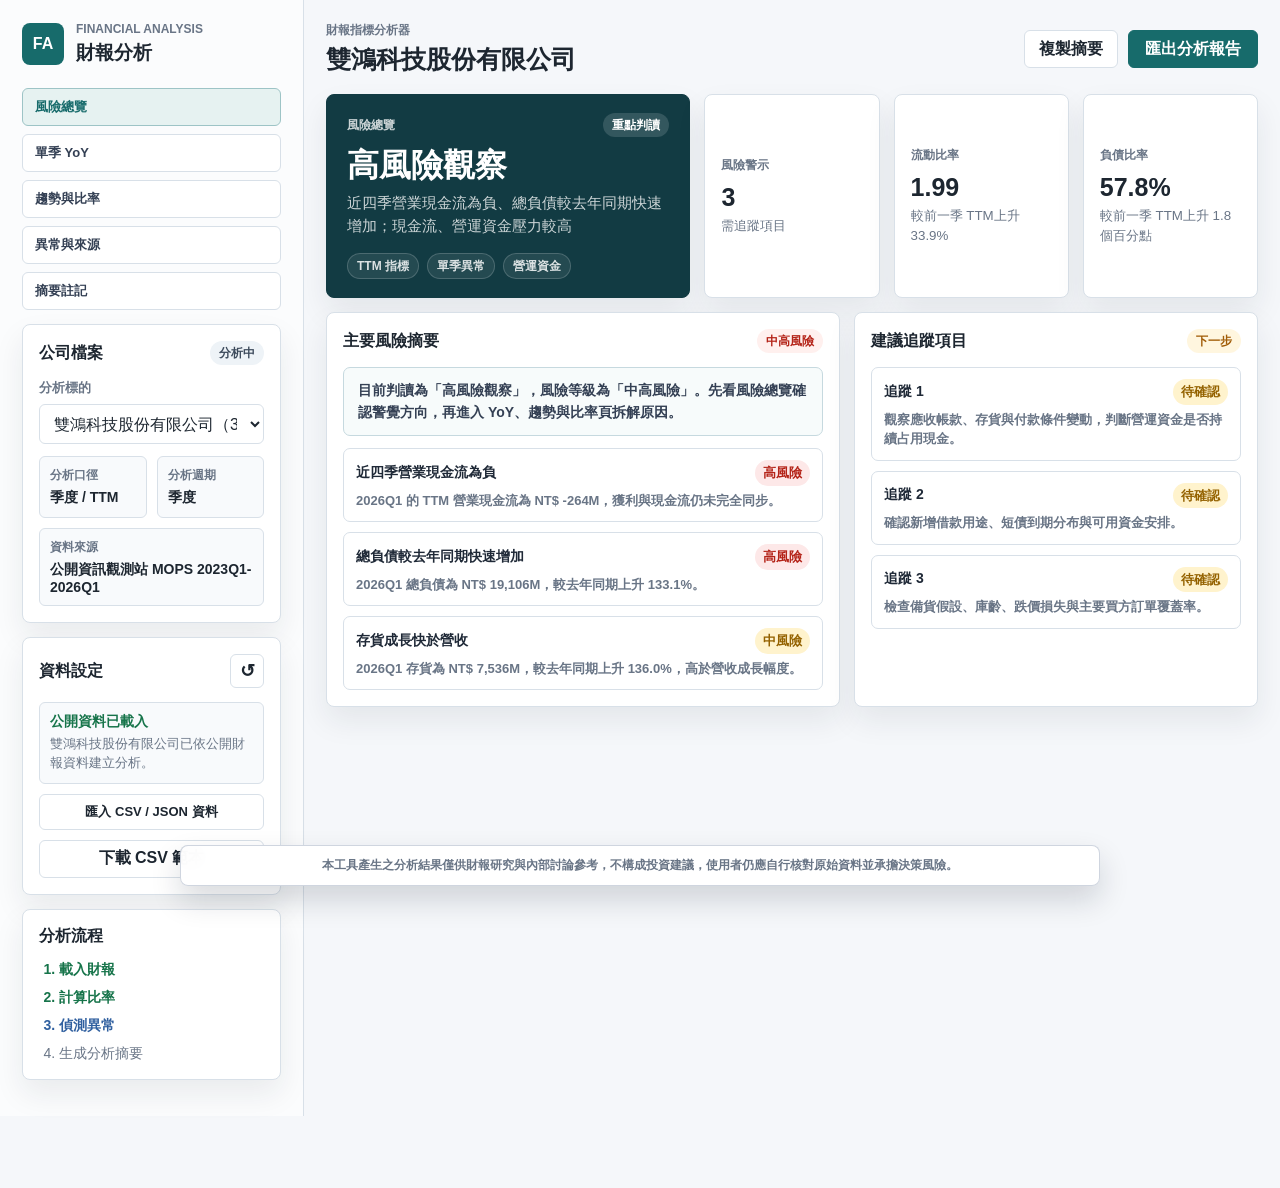
<file: index.html>
<!doctype html>
<html lang="zh-Hant">
  <head>
    <meta charset="utf-8" />
    <meta name="viewport" content="width=device-width, initial-scale=1" />
    <title>財報分析助手</title>
    <link rel="stylesheet" href="./style.css" />
    <link rel="stylesheet" href="./ratio-tooltips.css" />
    <link rel="stylesheet" href="./disclaimer.css" />
    <link rel="stylesheet" href="./yoy-dashboard.css?v=20260615-risk-overview" />
    <style>
      .view-section[hidden] {
        display: none !important;
      }
    </style>
  </head>
  <body>
    <main class="app-shell">
      <aside class="sidebar" aria-label="財報分析控制台">
        <div class="brand">
          <div class="brand-mark" aria-hidden="true">FA</div>
          <div>
            <p class="eyebrow">Financial Analysis</p>
            <h1>財報分析</h1>
          </div>
        </div>

        <nav class="view-menu" aria-label="功能表">
          <button class="selected" type="button" data-view="overview">風險總覽</button>
          <button type="button" data-view="yoy">單季 YoY</button>
          <button type="button" data-view="ratios">趨勢與比率</button>
          <button type="button" data-view="alerts">異常與來源</button>
          <button type="button" data-view="summary">摘要註記</button>
        </nav>

        <section class="panel compact profile-panel">
          <div class="panel-title">
            <span>公司檔案</span>
            <span class="status-pill">分析中</span>
          </div>
          <label class="field-label" for="companySelect">分析標的</label>
          <select id="companySelect">
            <option value="auras" selected>雙鴻科技股份有限公司（3324）</option>
            <option value="sample">宏遠精密製造股份有限公司</option>
            <option value="stable">勤實電子材料股份有限公司</option>
            <option value="stress">景泰營造工程股份有限公司</option>
          </select>
          <div class="meta-grid">
            <div>
              <span>分析口徑</span>
              <strong id="creditLimit">季度 / TTM</strong>
            </div>
            <div>
              <span>分析週期</span>
              <strong>季度</strong>
            </div>
            <div class="meta-wide">
              <span>資料來源</span>
              <strong id="dataSource">公開資訊觀測站資料快照</strong>
            </div>
          </div>
        </section>

        <section class="panel compact data-panel">
          <div class="panel-title">
            <span>資料設定</span>
            <button class="icon-button" id="resetData" title="還原樣本資料" aria-label="還原樣本資料">↺</button>
          </div>
          <div class="parser-status" id="parserStatus">
            <strong>公開資料已載入</strong>
            <span id="parserDetail">雙鴻科技已依公開財報資料建立分析。</span>
          </div>
          <label class="secondary-upload" for="structuredUpload">匯入 CSV / JSON 資料</label>
          <input id="structuredUpload" type="file" accept=".csv,.json" />
          <button class="secondary-button" id="downloadTemplate">下載 CSV 範本</button>
        </section>

        <section class="panel compact flow-panel">
          <div class="panel-title">
            <span>分析流程</span>
          </div>
          <ol class="steps">
            <li class="done">載入財報</li>
            <li class="done">計算比率</li>
            <li class="active">偵測異常</li>
            <li>生成分析摘要</li>
          </ol>
        </section>

      </aside>

      <section class="workspace">
        <header class="topbar">
          <div>
            <p class="eyebrow">財報指標分析器</p>
            <h2 id="companyName">雙鴻科技股份有限公司</h2>
          </div>
          <div class="top-actions">
            <button class="secondary-button" id="copySummary">複製摘要</button>
            <button class="primary-button" id="exportReport">匯出分析報告</button>
          </div>
        </header>

        <section class="kpi-strip view-section" data-view-section="overview" aria-label="財報分析指標">
          <article class="kpi conclusion-kpi">
            <div class="kpi-heading">
              <span>風險總覽</span>
              <span class="status-pill conclusion-pill">重點判讀</span>
            </div>
            <strong id="recommendation">審慎觀察</strong>
            <small id="recommendationReason">短債與現金流壓力升高</small>
            <div class="conclusion-meta" aria-label="初步分析口徑">
              <span>TTM 指標</span>
              <span>單季異常</span>
              <span>營運資金</span>
            </div>
          </article>
          <article class="kpi metric-kpi">
            <span>風險警示</span>
            <strong id="alertCount">5</strong>
            <small>需追蹤項目</small>
          </article>
          <article class="kpi metric-kpi">
            <span>流動比率</span>
            <strong id="currentRatio">0.96</strong>
            <small id="currentRatioDelta">較去年下降 30.4%</small>
          </article>
          <article class="kpi metric-kpi">
            <span>負債比率</span>
            <strong id="debtRatio">71.0%</strong>
            <small id="debtRatioDelta">較去年上升 13.9%</small>
          </article>
        </section>

        <section class="overview-grid view-section" data-view-section="overview" aria-label="風險總覽補充">
          <article class="panel overview-card">
            <div class="panel-title">
              <span>主要風險摘要</span>
              <span class="status-pill" id="overviewRiskBand">等待分析</span>
            </div>
            <p class="overview-lead" id="overviewRiskLead">等待分析結果。</p>
            <ul class="overview-list" id="overviewRiskList"></ul>
          </article>

          <article class="panel overview-card">
            <div class="panel-title">
              <span>建議追蹤項目</span>
              <span class="status-pill warning">下一步</span>
            </div>
            <ul class="overview-list action-list" id="overviewActionList"></ul>
          </article>
        </section>

        <section class="yoy-dashboard view-section" data-view-section="yoy" hidden>
          <div class="dashboard-heading">
            <div>
              <p class="eyebrow">Single Quarter YoY</p>
              <h3>單季 YoY Dashboard</h3>
            </div>
            <span class="status-pill" id="yoySeasonality">同季比較</span>
          </div>

          <div class="yoy-kpi-strip" aria-label="單季 YoY 重點指標">
            <article class="kpi yoy-kpi">
              <span>最新比較</span>
              <strong id="yoyLatestPeriod">--</strong>
              <small id="yoyCompareBase">等待資料</small>
            </article>
            <article class="kpi yoy-kpi">
              <span>營收 YoY</span>
              <strong id="yoyRevenue">--</strong>
              <small id="yoyRevenueNote">同季營收變化</small>
            </article>
            <article class="kpi yoy-kpi">
              <span>營業利益 YoY</span>
              <strong id="yoyOperatingIncome">--</strong>
              <small id="yoyOperatingNote">本業成長品質</small>
            </article>
            <article class="kpi yoy-kpi">
              <span>營業現金流 YoY</span>
              <strong id="yoyCashFlow">--</strong>
              <small id="yoyCashFlowNote">現金轉換</small>
            </article>
            <article class="kpi yoy-kpi">
              <span>營運資金占用</span>
              <strong id="yoyWorkingCapital">--</strong>
              <small id="yoyWorkingCapitalNote">應收 + 存貨 / 營收</small>
            </article>
          </div>

          <article class="panel yoy-panel">
            <div class="panel-title">
              <span>單季 YoY 判讀</span>
              <span class="status-pill" id="yoySignal">等待資料</span>
            </div>
            <div class="yoy-brief" id="yoyBrief">尚無可比較的單季資料。</div>
            <div class="yoy-bars" id="yoyChart" aria-label="單季營收 YoY 趨勢"></div>
            <div class="ratio-table-wrap">
              <table class="ratio-table yoy-table">
                <thead>
                  <tr>
                    <th>期間</th>
                    <th>營收 YoY</th>
                    <th>營業利益 YoY</th>
                    <th>淨利 YoY</th>
                    <th>營業現金流 YoY</th>
                    <th>營運資金占用</th>
                    <th>判讀</th>
                  </tr>
                </thead>
                <tbody id="yoyTable"></tbody>
              </table>
            </div>
          </article>
        </section>

        <section class="analysis-grid">
          <article class="panel alert-panel view-section" data-view-section="alerts" hidden>
            <div class="panel-title">
              <span>異常偵測</span>
              <span class="status-pill danger" id="riskLevel">高關注</span>
            </div>
            <div class="alert-summary" id="alertSummary">已觸發 0 項 / 監控 0 項規則</div>
            <ul class="alert-list" id="alertList"></ul>
            <details class="alert-rules">
              <summary>查看監控規則</summary>
              <ul id="alertRuleList"></ul>
            </details>
          </article>

          <article class="panel wide trend-panel view-section" data-view-section="ratios" hidden>
            <div class="panel-title">
              <span>財務趨勢</span>
              <div class="segmented chart-toggle" role="tablist" aria-label="趨勢指標">
                <button class="selected" data-chart="revenue">營收</button>
                <button data-chart="profit">獲利</button>
                <button data-chart="liquidity">流動性</button>
              </div>
              <span class="status-pill" id="chartBasis">TTM 趨勢</span>
            </div>
            <div class="bar-chart" id="barChart" aria-label="財務趨勢圖"></div>
          </article>

          <article class="panel wide ratios-panel view-section" data-view-section="ratios" hidden>
            <div class="panel-title">
              <span>財務比率矩陣</span>
              <div class="panel-tools">
                <div class="segmented basis-toggle" role="tablist" aria-label="資料口徑">
                  <button data-basis="annual">年度</button>
                  <button data-basis="ytd">季累計</button>
                  <button data-basis="quarter">單季</button>
                  <button class="selected" data-basis="ttm">TTM</button>
                </div>
                <span class="status-pill" id="ratioBasis">TTM 計算層</span>
              </div>
            </div>
            <div class="ratio-table-wrap">
              <table class="ratio-table">
                <thead>
                  <tr>
                    <th>指標</th>
                    <th id="ratioLatestHeader">最新期間</th>
                    <th id="ratioPreviousHeader">比較期間</th>
                    <th>變動</th>
                    <th>判讀</th>
                  </tr>
                </thead>
                <tbody id="ratioTable"></tbody>
              </table>
            </div>
          </article>

          <article class="panel wide quarters-panel view-section" data-view-section="alerts" hidden>
            <div class="panel-title">
              <span>季度預警</span>
              <span class="status-pill" id="quarterBasis">單季 / TTM</span>
            </div>
            <div class="ratio-table-wrap">
              <table class="ratio-table quarter-table">
                <thead>
                  <tr>
                    <th>期間</th>
                    <th>單季營收</th>
                    <th>營業現金流</th>
                    <th>流動比率</th>
                    <th>判讀</th>
                  </tr>
                </thead>
                <tbody id="quarterTable"></tbody>
              </table>
            </div>
          </article>

          <article class="panel evidence-panel view-section" data-view-section="alerts" hidden>
            <div class="panel-title">
              <span>來源追溯</span>
              <span class="status-pill">防幻覺設計</span>
            </div>
            <div class="evidence-list" id="evidenceList"></div>
          </article>

        </section>

        <section class="report-band view-section" data-view-section="summary" hidden>
          <article class="panel report-panel">
            <div class="panel-title">
              <span>AI 財報分析摘要</span>
              <div class="confidence">
                <span>信心分數</span>
                <strong id="confidenceScore">82%</strong>
              </div>
            </div>
            <div class="report-body" id="reviewSummary"></div>
          </article>

          <article class="panel reviewer-panel">
            <div class="panel-title">
              <span>人工註記</span>
              <span class="status-pill warning">需人工判讀</span>
            </div>
            <label class="check-row">
              <input type="checkbox" />
              <span>已核對公開財報來源與金額</span>
            </label>
            <label class="check-row">
              <input type="checkbox" />
              <span>已檢查關係人交易與重大附註</span>
            </label>
            <label class="check-row">
              <input type="checkbox" />
              <span>已檢視公司最新營運說明</span>
            </label>
            <textarea id="reviewerNote" placeholder="輸入人工判讀、補充說明或需追蹤事項"></textarea>
          </article>
        </section>

        <footer class="site-disclaimer" aria-label="免責聲明">
          本工具產生之分析結果僅供財報研究與內部討論參考，不構成投資建議，使用者仍應自行核對原始資料並承擔決策風險。
        </footer>
      </section>
    </main>

    <div class="toast" id="toast" role="status" aria-live="polite"></div>
    <script src="./analysis-engine.js"></script>
    <script src="./analysis-overrides.js"></script>
    <script src="./data/mops/3324_auras/auras_mops_data.js"></script>
    <script src="./app.js"></script>
    <script src="./yoy-dashboard.js?v=20260615-risk-overview"></script>
    <script src="./ratio-tooltips.js"></script>
    <script src="./export-disclaimer.js"></script>
  </body>
</html>
</file>
<file: style.css>
:root {
  color-scheme: light;
  --bg: #f5f7fa;
  --surface: #ffffff;
  --surface-2: #eef3f7;
  --text: #1d2630;
  --muted: #697586;
  --line: #d8e0e8;
  --accent: #176b6b;
  --accent-2: #2f5f9f;
  --danger: #b42318;
  --danger-soft: #fff0ee;
  --warning: #a15c07;
  --warning-soft: #fff6df;
  --ok: #16744a;
  --ok-soft: #e8f7ef;
  --shadow: 0 14px 30px rgba(27, 39, 51, 0.08);
}

* {
  box-sizing: border-box;
}

body {
  margin: 0;
  min-height: 100vh;
  padding-bottom: calc(72px + env(safe-area-inset-bottom));
  background: var(--bg);
  color: var(--text);
  overflow-x: hidden;
  font-family:
    Inter, "Noto Sans TC", "PingFang TC", "Microsoft JhengHei", Arial,
    sans-serif;
}

button,
select,
textarea,
input {
  font: inherit;
}

button {
  cursor: pointer;
}

.app-shell {
  display: grid;
  grid-template-columns: 304px minmax(0, 1fr);
  min-height: 100vh;
}

.sidebar {
  position: sticky;
  top: 0;
  min-height: 100vh;
  height: auto;
  overflow: visible;
  border-right: 1px solid var(--line);
  background: #fbfcfd;
  padding: 22px;
}

.brand {
  display: flex;
  gap: 12px;
  align-items: center;
  margin-bottom: 22px;
}

.brand-mark {
  display: grid;
  width: 42px;
  height: 42px;
  place-items: center;
  border-radius: 8px;
  background: var(--accent);
  color: white;
  font-weight: 800;
}

.eyebrow {
  margin: 0 0 4px;
  color: var(--muted);
  font-size: 12px;
  font-weight: 700;
  letter-spacing: 0;
  text-transform: uppercase;
}

h1,
h2 {
  margin: 0;
  letter-spacing: 0;
}

h1 {
  font-size: 19px;
}

h2 {
  font-size: 25px;
}

.workspace {
  min-width: 0;
  padding: 22px;
}

.topbar {
  display: flex;
  gap: 16px;
  align-items: center;
  justify-content: space-between;
  margin-bottom: 18px;
}

.top-actions {
  display: flex;
  gap: 10px;
  flex-wrap: wrap;
  justify-content: flex-end;
}

.primary-button,
.secondary-button,
.icon-button,
.segmented button {
  border: 1px solid var(--line);
  border-radius: 6px;
  background: white;
  color: var(--text);
  min-height: 38px;
}

.primary-button {
  border-color: var(--accent);
  background: var(--accent);
  color: white;
  padding: 0 16px;
  font-weight: 700;
}

.secondary-button {
  padding: 0 14px;
  font-weight: 700;
}

.icon-button {
  display: grid;
  width: 34px;
  height: 34px;
  min-height: 34px;
  place-items: center;
  padding: 0;
  font-size: 18px;
}

.panel {
  border: 1px solid var(--line);
  border-radius: 8px;
  background: var(--surface);
  box-shadow: var(--shadow);
}

.panel.compact {
  padding: 16px;
  margin-bottom: 14px;
}

.panel-title {
  display: flex;
  gap: 12px;
  align-items: center;
  justify-content: space-between;
  margin-bottom: 14px;
  font-weight: 800;
}

.status-pill {
  display: inline-flex;
  align-items: center;
  min-height: 24px;
  border-radius: 999px;
  background: var(--surface-2);
  color: #3d4b5c;
  padding: 0 9px;
  font-size: 12px;
  font-weight: 800;
  white-space: nowrap;
}

.status-pill.danger {
  background: var(--danger-soft);
  color: var(--danger);
}

.status-pill.warning {
  background: var(--warning-soft);
  color: var(--warning);
}

.field-label {
  display: block;
  margin-bottom: 7px;
  color: var(--muted);
  font-size: 13px;
  font-weight: 700;
}

select {
  width: 100%;
  min-height: 40px;
  border: 1px solid var(--line);
  border-radius: 6px;
  background: white;
  color: var(--text);
  padding: 0 10px;
}

.meta-grid {
  display: grid;
  grid-template-columns: 1fr 1fr;
  gap: 10px;
  margin-top: 12px;
}

.meta-grid div {
  border: 1px solid var(--line);
  border-radius: 6px;
  padding: 10px;
  background: #f8fafc;
}

.meta-grid .meta-wide {
  grid-column: 1 / -1;
}

.meta-grid span,
.kpi span {
  display: block;
  color: var(--muted);
  font-size: 12px;
  font-weight: 700;
}

.meta-grid strong {
  display: block;
  margin-top: 5px;
  font-size: 14px;
}

#structuredUpload {
  position: absolute;
  width: 1px;
  height: 1px;
  opacity: 0;
  pointer-events: none;
}

.parser-status {
  display: grid;
  gap: 4px;
  margin-top: 10px;
  border: 1px solid var(--line);
  border-radius: 6px;
  background: #f8fafc;
  padding: 10px;
}

.parser-status strong {
  color: var(--accent);
  font-size: 14px;
}

.parser-status span {
  color: var(--muted);
  font-size: 13px;
  line-height: 1.45;
}

.parser-status.warning strong {
  color: var(--warning);
}

.parser-status.done strong {
  color: var(--ok);
}

.secondary-upload {
  display: flex;
  align-items: center;
  justify-content: center;
  min-height: 36px;
  margin-top: 10px;
  border: 1px solid var(--line);
  border-radius: 6px;
  background: white;
  color: var(--text);
  font-size: 13px;
  font-weight: 800;
  cursor: pointer;
}

.compact .secondary-button {
  width: 100%;
  margin-top: 10px;
}

.steps {
  display: grid;
  gap: 10px;
  margin: 0;
  padding-left: 20px;
  color: var(--muted);
  font-size: 14px;
}

.steps li.done {
  color: var(--ok);
  font-weight: 800;
}

.steps li.active {
  color: var(--accent-2);
  font-weight: 800;
}

.kpi-strip {
  display: grid;
  grid-template-columns: repeat(5, minmax(0, 1fr));
  gap: 14px;
  margin-bottom: 14px;
}

.kpi {
  min-height: 106px;
  border: 1px solid var(--line);
  border-radius: 8px;
  background: white;
  padding: 16px;
  box-shadow: var(--shadow);
}

.conclusion-kpi {
  grid-column: span 2;
  display: flex;
  flex-direction: column;
  justify-content: space-between;
  min-height: 128px;
  border-color: #123b43;
  background: #123b43;
  color: white;
  padding: 18px 20px;
}

.kpi-heading {
  display: flex;
  gap: 12px;
  align-items: center;
  justify-content: space-between;
  margin-bottom: 8px;
}

.conclusion-kpi .conclusion-pill {
  display: inline-flex;
  background: rgba(255, 255, 255, 0.14);
  color: white;
}

.kpi strong {
  display: block;
  margin: 10px 0 6px;
  font-size: 25px;
  line-height: 1.05;
}

.conclusion-kpi strong {
  margin: 4px 0 8px;
  font-size: 32px;
}

.kpi small {
  color: var(--muted);
  line-height: 1.45;
}

.conclusion-kpi .kpi-heading > span:first-child,
.conclusion-kpi small {
  color: rgba(255, 255, 255, 0.78);
}

.conclusion-kpi small {
  display: block;
  max-width: 42rem;
  font-size: 15px;
  line-height: 1.55;
}

.conclusion-meta {
  display: flex;
  flex-wrap: wrap;
  gap: 8px;
  margin-top: 16px;
}

.conclusion-meta span {
  display: inline-flex;
  align-items: center;
  min-height: 26px;
  border: 1px solid rgba(255, 255, 255, 0.18);
  border-radius: 999px;
  background: rgba(255, 255, 255, 0.08);
  color: rgba(255, 255, 255, 0.84);
  padding: 0 9px;
  font-size: 12px;
  font-weight: 800;
}

.metric-kpi {
  display: flex;
  flex-direction: column;
  justify-content: center;
}

.analysis-grid {
  display: grid;
  grid-template-columns: minmax(0, 1fr) minmax(0, 1fr);
  gap: 18px;
  margin-bottom: 14px;
}

.analysis-grid .panel,
.report-band .panel {
  padding: 16px;
}

.wide {
  min-width: 0;
}

.analysis-grid > .wide,
.analysis-grid > .alert-panel,
.analysis-grid > .evidence-panel {
  grid-column: 1 / -1;
}

.trend-panel {
  margin-bottom: 4px;
}

.segmented {
  display: inline-flex;
  border: 1px solid var(--line);
  border-radius: 7px;
  overflow: hidden;
}

.panel-tools {
  display: flex;
  gap: 10px;
  align-items: center;
  justify-content: flex-end;
  flex-wrap: wrap;
}

.segmented button {
  min-height: 31px;
  border: 0;
  border-radius: 0;
  padding: 0 10px;
  color: var(--muted);
  font-size: 13px;
  font-weight: 800;
}

.segmented button.selected {
  background: #e6f2f1;
  color: var(--accent);
}

.segmented button:disabled {
  cursor: not-allowed;
  background: #f3f5f7;
  color: #a4afbd;
}

.bar-chart {
  display: grid;
  grid-template-columns: repeat(3, minmax(0, 1fr));
  gap: 18px;
  align-items: end;
  min-height: 282px;
  padding: 24px 8px 8px;
}

.bar-item {
  display: grid;
  grid-template-rows: 1fr auto;
  gap: 12px;
  height: 258px;
}

.bar-track {
  position: relative;
  display: flex;
  align-items: end;
  border-bottom: 1px solid var(--line);
  background: linear-gradient(180deg, #f7fafc 0%, #ffffff 100%);
}

.bar {
  width: 100%;
  min-height: 16px;
  border-radius: 6px 6px 0 0;
  background: var(--accent-2);
}

.bar.warning {
  background: var(--warning);
}

.bar.danger {
  background: var(--danger);
}

.bar-label {
  display: grid;
  gap: 4px;
  text-align: center;
}

.bar-label strong {
  font-size: 14px;
}

.bar-label span {
  color: var(--muted);
  font-size: 12px;
}

.alert-summary {
  margin-bottom: 12px;
  border: 1px solid var(--line);
  border-radius: 7px;
  background: #f8fafc;
  padding: 10px 12px;
  color: #344054;
  font-size: 13px;
  font-weight: 800;
}

.alert-list {
  display: grid;
  grid-template-columns: repeat(auto-fit, minmax(300px, 1fr));
  gap: 10px;
  margin: 0;
  padding: 0;
  list-style: none;
}

.alert-item {
  border-left: 4px solid var(--warning);
  border-radius: 6px;
  background: #fafafa;
  padding: 10px 11px;
}

.alert-item.high {
  border-left-color: var(--danger);
  background: var(--danger-soft);
}

.alert-item strong {
  display: block;
  margin-bottom: 4px;
  font-size: 14px;
}

.alert-item span {
  display: block;
  color: var(--muted);
  font-size: 13px;
  line-height: 1.45;
}

.alert-item em {
  display: block;
  margin-top: 6px;
  color: #3d4b5c;
  font-size: 13px;
  font-style: normal;
  line-height: 1.45;
}

.alert-rules {
  margin-top: 12px;
  border-top: 1px solid var(--line);
  padding-top: 12px;
}

.alert-rules summary {
  color: var(--accent);
  cursor: pointer;
  font-size: 13px;
  font-weight: 900;
}

.alert-rules ul {
  display: grid;
  grid-template-columns: repeat(auto-fit, minmax(220px, 1fr));
  gap: 8px;
  margin: 10px 0 0;
  padding: 0;
  list-style: none;
}

.alert-rules li {
  display: flex;
  gap: 8px;
  align-items: flex-start;
  justify-content: space-between;
  border: 1px solid var(--line);
  border-radius: 7px;
  background: #fbfcfd;
  padding: 8px 10px;
}

.alert-rules li span {
  color: #344054;
  font-size: 13px;
  line-height: 1.35;
}

.alert-rules li strong {
  flex: 0 0 auto;
  border-radius: 999px;
  background: var(--surface-2);
  color: var(--muted);
  padding: 3px 7px;
  font-size: 11px;
}

.alert-rules li.triggered {
  border-color: #f2b8ad;
  background: var(--danger-soft);
}

.alert-rules li.triggered strong {
  background: #ffffff;
  color: var(--danger);
}

.ratio-table-wrap {
  overflow: visible;
}

.ratio-table {
  width: 100%;
  border-collapse: collapse;
  min-width: 0;
  table-layout: fixed;
  font-size: 14px;
}

.ratio-table th,
.ratio-table td {
  border-bottom: 1px solid var(--line);
  padding: 12px 10px;
  text-align: left;
  vertical-align: top;
  overflow-wrap: anywhere;
  word-break: normal;
}

.ratio-table th {
  color: var(--muted);
  font-size: 12px;
}

.quarter-table {
  min-width: 0;
}

.ratio-table:not(.quarter-table) th:nth-child(1),
.ratio-table:not(.quarter-table) td:nth-child(1) {
  width: 23%;
}

.ratio-table:not(.quarter-table) th:nth-child(2),
.ratio-table:not(.quarter-table) td:nth-child(2),
.ratio-table:not(.quarter-table) th:nth-child(3),
.ratio-table:not(.quarter-table) td:nth-child(3) {
  width: 16%;
}

.ratio-table:not(.quarter-table) th:nth-child(4),
.ratio-table:not(.quarter-table) td:nth-child(4) {
  width: 19%;
}

.ratio-table:not(.quarter-table) th:nth-child(5),
.ratio-table:not(.quarter-table) td:nth-child(5) {
  width: 26%;
}

.quarter-table th:nth-child(1),
.quarter-table td:nth-child(1) {
  width: 12%;
}

.quarter-table th:nth-child(2),
.quarter-table td:nth-child(2),
.quarter-table th:nth-child(3),
.quarter-table td:nth-child(3) {
  width: 18%;
}

.quarter-table th:nth-child(4),
.quarter-table td:nth-child(4) {
  width: 14%;
}

.quarter-table th:nth-child(5),
.quarter-table td:nth-child(5) {
  width: 38%;
}

.ratio-table tbody tr:last-child td {
  border-bottom: 0;
}

.metric-name {
  position: relative;
  display: inline-flex;
  align-items: center;
  max-width: 100%;
  gap: 6px;
  line-height: 1.35;
}

.metric-help {
  position: relative;
  display: inline-grid;
  place-items: center;
  flex: 0 0 auto;
  width: 18px;
  height: 18px;
  border: 1px solid #bfd2d6;
  border-radius: 50%;
  background: #ffffff;
  color: var(--accent);
  cursor: help;
  font-size: 11px;
  font-weight: 900;
  line-height: 1;
  outline: none;
}

.metric-help::after {
  content: attr(data-tooltip);
  position: absolute;
  z-index: 30;
  bottom: calc(100% + 8px);
  left: 50%;
  width: min(320px, calc(100vw - 48px));
  padding: 10px 12px;
  border: 1px solid #bed3d7;
  border-radius: 7px;
  background: #ffffff;
  box-shadow: 0 16px 32px rgba(15, 23, 42, 0.16);
  color: var(--text);
  font-size: 12px;
  font-weight: 700;
  line-height: 1.5;
  opacity: 0;
  overflow-wrap: break-word;
  pointer-events: none;
  text-align: left;
  transform: translate(-18px, 4px);
  transition: opacity 0.16s ease, transform 0.16s ease;
  white-space: normal;
}

.metric-help::before {
  content: "";
  position: absolute;
  z-index: 31;
  bottom: calc(100% + 3px);
  left: 50%;
  width: 8px;
  height: 8px;
  border-right: 1px solid #bed3d7;
  border-bottom: 1px solid #bed3d7;
  background: #ffffff;
  opacity: 0;
  pointer-events: none;
  transform: translate(-50%, 4px) rotate(45deg);
  transition: opacity 0.16s ease, transform 0.16s ease;
}

.metric-help:hover,
.metric-help:focus-visible {
  border-color: var(--accent);
  color: var(--accent-2);
}

.metric-help:hover::after,
.metric-help:focus-visible::after,
.metric-help:hover::before,
.metric-help:focus-visible::before {
  opacity: 1;
  transform: translate(-18px, 0);
}

.metric-help:hover::before,
.metric-help:focus-visible::before {
  transform: translate(-50%, 0) rotate(45deg);
}

.tag {
  display: inline-flex;
  align-items: center;
  min-height: 24px;
  border-radius: 6px;
  padding: 4px 8px;
  font-size: 12px;
  font-weight: 800;
  line-height: 1.35;
  white-space: normal;
  text-align: left;
}

.tag.ok {
  background: var(--ok-soft);
  color: var(--ok);
}

.tag.warning {
  background: var(--warning-soft);
  color: var(--warning);
}

.tag.danger {
  background: var(--danger-soft);
  color: var(--danger);
}

.evidence-list {
  display: grid;
  grid-template-columns: repeat(auto-fit, minmax(260px, 1fr));
  gap: 10px;
}

.evidence-item {
  border: 1px solid var(--line);
  border-radius: 6px;
  padding: 10px;
  background: #fbfcfd;
}

.evidence-item strong {
  display: block;
  margin-bottom: 4px;
  font-size: 14px;
}

.evidence-item span {
  color: var(--muted);
  font-size: 13px;
  line-height: 1.45;
}

.report-band {
  display: grid;
  grid-template-columns: minmax(0, 1.65fr) minmax(300px, 0.7fr);
  gap: 14px;
  align-items: start;
}

.report-body {
  display: grid;
  grid-template-columns: repeat(auto-fit, minmax(260px, 1fr));
  gap: 14px;
}

.report-section {
  border-top: 1px solid var(--line);
  padding-top: 12px;
}

.report-lead {
  grid-column: 1 / -1;
  border-top: 0;
  border-left: 4px solid var(--accent);
  border-radius: 7px;
  background: #f8fafc;
  padding: 12px 14px;
}

.report-section h3 {
  margin: 0 0 6px;
  font-size: 15px;
}

.report-lead h3 {
  color: var(--accent);
}

.report-section p {
  margin: 0;
  color: #344054;
  font-size: 14px;
  line-height: 1.55;
}

.report-points {
  display: grid;
  gap: 8px;
  margin: 0;
}

.site-disclaimer {
  position: fixed;
  z-index: 80;
  right: auto;
  bottom: calc(14px + env(safe-area-inset-bottom));
  left: 50%;
  width: min(920px, calc(100vw - 32px));
  margin: 0;
  border: 1px solid rgba(148, 163, 184, 0.45);
  border-radius: 8px;
  padding: 10px 14px;
  background: rgba(255, 255, 255, 0.96);
  box-shadow: 0 14px 30px rgba(15, 23, 42, 0.16);
  color: var(--muted);
  font-size: 12px;
  font-weight: 700;
  line-height: 1.55;
  text-align: center;
  transform: translateX(-50%);
  backdrop-filter: blur(10px);
}

.report-point {
  display: grid;
  grid-template-columns: 48px minmax(0, 1fr);
  gap: 10px;
}

.report-point dt {
  color: var(--accent);
  font-size: 12px;
  font-weight: 900;
}

.report-point dd {
  margin: 0;
  color: #344054;
  font-size: 14px;
  line-height: 1.55;
}

.confidence {
  display: flex;
  gap: 8px;
  align-items: baseline;
  color: var(--muted);
  font-size: 13px;
}

.confidence strong {
  color: var(--accent);
}

.reviewer-panel {
  display: grid;
  gap: 12px;
}

.check-row {
  display: flex;
  gap: 10px;
  align-items: flex-start;
  color: #344054;
  font-size: 14px;
  line-height: 1.5;
}

.check-row input {
  margin-top: 3px;
  accent-color: var(--accent);
}

textarea {
  width: 100%;
  min-height: 142px;
  resize: vertical;
  border: 1px solid var(--line);
  border-radius: 6px;
  padding: 12px;
  color: var(--text);
}

.toast {
  position: fixed;
  right: 18px;
  bottom: 18px;
  z-index: 10;
  max-width: min(360px, calc(100vw - 36px));
  transform: translateY(16px);
  border-radius: 8px;
  background: #15202b;
  color: white;
  padding: 11px 14px;
  opacity: 0;
  pointer-events: none;
  transition:
    opacity 160ms ease,
    transform 160ms ease;
}

.toast.show {
  transform: translateY(0);
  opacity: 1;
}

@media (max-width: 1120px) {
  .app-shell {
    grid-template-columns: 1fr;
  }

  .sidebar {
    position: static;
    height: auto;
    min-height: 0;
    border-right: 0;
    border-bottom: 1px solid var(--line);
  }

  .kpi-strip,
  .analysis-grid,
  .report-band {
    grid-template-columns: 1fr 1fr;
  }

  .conclusion-kpi {
    grid-column: 1 / -1;
  }

  .analysis-grid > .wide,
  .analysis-grid > .alert-panel,
  .analysis-grid > .evidence-panel {
    grid-column: 1 / -1;
  }
}

@media (max-width: 760px) {
  body {
    padding-bottom: calc(96px + env(safe-area-inset-bottom));
    background: #eef3f7;
  }

  .app-shell {
    display: block;
  }

  .workspace,
  .sidebar {
    padding: 12px;
  }

  .site-disclaimer {
    bottom: calc(10px + env(safe-area-inset-bottom));
    width: calc(100vw - 24px);
    padding: 9px 12px;
    font-size: 11px;
    text-align: left;
  }

  .sidebar {
    display: grid;
    gap: 10px;
    background: #ffffff;
  }

  .brand {
    margin-bottom: 0;
    padding: 2px 2px 0;
  }

  .brand-mark {
    width: 34px;
    height: 34px;
    border-radius: 7px;
  }

  .brand .eyebrow {
    display: none;
  }

  h1 {
    font-size: 18px;
  }

  .panel.compact {
    margin-bottom: 0;
    padding: 12px;
    box-shadow: none;
  }

  .profile-panel .panel-title,
  .data-panel .panel-title {
    align-items: center;
    flex-direction: row;
    margin-bottom: 10px;
  }

  .flow-panel {
    display: none;
  }

  .field-label {
    margin-bottom: 6px;
    font-size: 12px;
  }

  select {
    min-height: 44px;
  }

  .meta-grid {
    grid-template-columns: repeat(2, minmax(0, 1fr));
    gap: 8px;
    margin-top: 10px;
  }

  .meta-grid div {
    padding: 8px;
  }

  .meta-grid strong {
    font-size: 13px;
    line-height: 1.35;
  }

  .parser-status {
    margin-top: 0;
    padding: 9px;
  }

  .secondary-upload,
  .compact .secondary-button {
    min-height: 42px;
    margin-top: 8px;
  }

  .workspace {
    padding-bottom: calc(84px + env(safe-area-inset-bottom));
  }

  .topbar {
    position: sticky;
    top: 0;
    z-index: 8;
    align-items: flex-start;
    flex-direction: column;
    gap: 10px;
    margin: 0 -12px 12px;
    border-bottom: 1px solid var(--line);
    background: rgba(245, 247, 250, 0.96);
    padding: 12px;
    backdrop-filter: blur(10px);
  }

  .topbar .eyebrow {
    display: none;
  }

  .top-actions {
    position: fixed;
    right: 0;
    bottom: 0;
    left: 0;
    z-index: 20;
    display: grid;
    grid-template-columns: 1fr 1fr;
    gap: 8px;
    border-top: 1px solid var(--line);
    background: rgba(255, 255, 255, 0.98);
    padding: 10px 12px calc(10px + env(safe-area-inset-bottom));
    box-shadow: 0 -10px 24px rgba(27, 39, 51, 0.1);
  }

  .top-actions button {
    width: 100%;
    min-height: 44px;
  }

  .analysis-grid,
  .report-band {
    grid-template-columns: 1fr;
  }

  .kpi-strip {
    grid-template-columns: repeat(2, minmax(0, 1fr));
    gap: 10px;
  }

  .kpi {
    min-height: 0;
    border-radius: 7px;
    padding: 12px;
    box-shadow: none;
  }

  .conclusion-kpi {
    grid-column: 1 / -1;
    border-color: #123b43;
    background: #123b43;
    color: white;
    padding: 16px 18px;
  }

  .conclusion-kpi .kpi-heading > span:first-child,
  .conclusion-kpi small {
    color: rgba(255, 255, 255, 0.76);
  }

  .conclusion-kpi .conclusion-pill,
  .conclusion-meta {
    display: none;
  }

  .kpi strong {
    margin: 8px 0 5px;
    font-size: 22px;
  }

  .conclusion-kpi strong {
    font-size: 28px;
  }

  .kpi small {
    display: block;
    font-size: 12px;
  }

  .analysis-grid,
  .report-band {
    gap: 14px;
  }

  .analysis-grid .panel,
  .report-band .panel {
    border-radius: 7px;
    padding: 13px;
    box-shadow: none;
  }

  .analysis-grid > .wide,
  .analysis-grid > .alert-panel,
  .analysis-grid > .evidence-panel {
    grid-column: auto;
  }

  .panel-title {
    align-items: center;
    flex-direction: row;
    gap: 10px;
    margin-bottom: 12px;
  }

  .trend-panel .panel-title,
  .ratios-panel .panel-title {
    align-items: stretch;
    flex-direction: column;
  }

  .panel-tools {
    align-items: stretch;
    justify-content: flex-start;
  }

  .panel-tools,
  .segmented {
    width: 100%;
  }

  .segmented {
    display: grid;
  }

  .chart-toggle {
    grid-template-columns: repeat(3, minmax(0, 1fr));
  }

  .basis-toggle {
    grid-template-columns: repeat(4, minmax(0, 1fr));
  }

  .segmented button {
    min-width: 0;
    min-height: 38px;
    padding: 0 6px;
  }

  .bar-chart {
    grid-template-columns: repeat(2, minmax(0, 1fr));
    gap: 14px;
    min-height: 0;
    padding: 12px 0 0;
  }

  .bar-item {
    height: 176px;
    gap: 8px;
  }

  .bar-label strong {
    font-size: 13px;
  }

  .alert-list,
  .evidence-list,
  .report-body {
    grid-template-columns: 1fr;
  }

  .alert-item,
  .evidence-item {
    border-radius: 7px;
    padding: 11px;
  }

  .ratio-table,
  .ratio-table thead,
  .ratio-table tbody,
  .ratio-table tr,
  .ratio-table th,
  .ratio-table td {
    display: block;
    width: 100%;
  }

  .ratio-table:not(.quarter-table) th:nth-child(n),
  .ratio-table:not(.quarter-table) td:nth-child(n),
  .quarter-table th:nth-child(n),
  .quarter-table td:nth-child(n) {
    width: 100%;
  }

  .ratio-table thead {
    display: none;
  }

  .ratio-table tr {
    display: grid;
    gap: 9px;
    margin-bottom: 10px;
    border: 1px solid var(--line);
    border-radius: 7px;
    background: #fbfcfd;
    padding: 12px;
  }

  .ratio-table td {
    display: grid;
    grid-template-columns: 96px minmax(0, 1fr);
    gap: 10px;
    border-bottom: 0;
    padding: 0;
    line-height: 1.4;
    overflow-wrap: break-word;
    word-break: normal;
  }

  .ratio-table td::before {
    content: attr(data-label);
    color: var(--muted);
    font-size: 12px;
    font-weight: 800;
  }

  .ratio-table td:first-child {
    grid-template-columns: 1fr;
    padding-bottom: 2px;
  }

  .ratio-table td:first-child::before {
    display: none;
  }

  .ratio-table td:first-child strong {
    font-size: 15px;
  }

  .metric-name {
    width: fit-content;
    max-width: 100%;
  }

  .metric-help::after {
    left: 0;
    width: min(280px, calc(100vw - 48px));
    transform: translate(0, 4px);
  }

  .metric-help:hover::after,
  .metric-help:focus-visible::after {
    transform: translate(0, 0);
  }

  .tag {
    width: fit-content;
    max-width: 100%;
  }

  h2 {
    font-size: 20px;
  }

  .report-section {
    padding-top: 10px;
  }

  .report-lead {
    padding: 11px 12px;
  }

  .report-point {
    grid-template-columns: 42px minmax(0, 1fr);
    gap: 8px;
  }

  textarea {
    min-height: 118px;
  }

  .toast {
    bottom: calc(76px + env(safe-area-inset-bottom));
  }
}
</file>
<file: ratio-tooltips.css>
.metric-name {
  position: relative;
  display: inline-flex;
  align-items: center;
  max-width: 100%;
  gap: 6px;
  line-height: 1.35;
}

.metric-help {
  position: relative;
  display: inline-grid;
  place-items: center;
  flex: 0 0 auto;
  width: 18px;
  height: 18px;
  border: 1px solid #bfd2d6;
  border-radius: 50%;
  background: #ffffff;
  color: var(--accent);
  cursor: help;
  font-size: 11px;
  font-weight: 900;
  line-height: 1;
  outline: none;
}

.metric-help::after {
  content: attr(data-tooltip);
  position: absolute;
  z-index: 30;
  bottom: calc(100% + 8px);
  left: 50%;
  width: min(320px, calc(100vw - 48px));
  padding: 10px 12px;
  border: 1px solid #bed3d7;
  border-radius: 7px;
  background: #ffffff;
  box-shadow: 0 16px 32px rgba(15, 23, 42, 0.16);
  color: var(--text);
  font-size: 12px;
  font-weight: 700;
  line-height: 1.5;
  opacity: 0;
  overflow-wrap: break-word;
  pointer-events: none;
  text-align: left;
  transform: translate(-18px, 4px);
  transition: opacity 0.16s ease, transform 0.16s ease;
  white-space: normal;
}

.metric-help::before {
  content: "";
  position: absolute;
  z-index: 31;
  bottom: calc(100% + 3px);
  left: 50%;
  width: 8px;
  height: 8px;
  border-right: 1px solid #bed3d7;
  border-bottom: 1px solid #bed3d7;
  background: #ffffff;
  opacity: 0;
  pointer-events: none;
  transform: translate(-50%, 4px) rotate(45deg);
  transition: opacity 0.16s ease, transform 0.16s ease;
}

.metric-help:hover,
.metric-help:focus-visible {
  border-color: var(--accent);
  color: var(--accent-2);
}

.metric-help:hover::after,
.metric-help:focus-visible::after,
.metric-help:hover::before,
.metric-help:focus-visible::before {
  opacity: 1;
  transform: translate(-18px, 0);
}

.metric-help:hover::before,
.metric-help:focus-visible::before {
  transform: translate(-50%, 0) rotate(45deg);
}

@media (max-width: 760px) {
  .metric-name {
    width: fit-content;
    max-width: 100%;
  }

  .metric-help::after {
    left: 0;
    width: min(280px, calc(100vw - 48px));
    transform: translate(0, 4px);
  }

  .metric-help:hover::after,
  .metric-help:focus-visible::after {
    transform: translate(0, 0);
  }
}
</file>
<file: disclaimer.css>
body {
  padding-bottom: calc(72px + env(safe-area-inset-bottom));
}

.site-disclaimer {
  position: fixed;
  z-index: 80;
  right: auto;
  bottom: calc(14px + env(safe-area-inset-bottom));
  left: 50%;
  width: min(920px, calc(100vw - 32px));
  margin: 0;
  border: 1px solid rgba(148, 163, 184, 0.45);
  border-radius: 8px;
  padding: 10px 14px;
  background: rgba(255, 255, 255, 0.96);
  box-shadow: 0 14px 30px rgba(15, 23, 42, 0.16);
  color: var(--muted);
  font-size: 12px;
  font-weight: 700;
  line-height: 1.55;
  text-align: center;
  transform: translateX(-50%);
  backdrop-filter: blur(10px);
}

@media (max-width: 760px) {
  body {
    padding-bottom: calc(96px + env(safe-area-inset-bottom));
  }

  .site-disclaimer {
    bottom: calc(10px + env(safe-area-inset-bottom));
    width: calc(100vw - 24px);
    padding: 9px 12px;
    font-size: 11px;
    text-align: left;
  }
}
</file>
<file: yoy-dashboard.css>
.view-menu {
  display: grid;
  gap: 8px;
  margin-bottom: 14px;
}

.view-menu button {
  min-height: 38px;
  border: 1px solid var(--line);
  border-radius: 6px;
  background: #ffffff;
  color: #344054;
  padding: 0 12px;
  text-align: left;
  font-size: 13px;
  font-weight: 850;
}

.view-menu button.selected {
  border-color: #9dc4c6;
  background: #e6f2f1;
  color: var(--accent);
}

.view-section[hidden] {
  display: none !important;
}

.overview-grid {
  display: grid;
  grid-template-columns: minmax(0, 1.12fr) minmax(0, 0.88fr);
  gap: 14px;
  margin-bottom: 14px;
}

.overview-card {
  padding: 16px;
}

.overview-lead {
  margin: 0 0 12px;
  border: 1px solid #c6d9df;
  border-radius: 7px;
  background: #f7fbfb;
  padding: 12px 14px;
  color: #344054;
  font-size: 14px;
  font-weight: 750;
  line-height: 1.55;
}

.overview-list {
  display: grid;
  gap: 10px;
  margin: 0;
  padding: 0;
  list-style: none;
}

.overview-list li {
  border: 1px solid var(--line);
  border-radius: 7px;
  background: #ffffff;
  padding: 11px 12px;
}

.overview-list strong {
  display: flex;
  gap: 8px;
  align-items: center;
  justify-content: space-between;
  margin-bottom: 5px;
  color: #1f2937;
  font-size: 14px;
}

.overview-list span {
  display: block;
  color: var(--muted);
  font-size: 13px;
  font-weight: 650;
  line-height: 1.5;
}

.overview-list em {
  display: block;
  margin-top: 6px;
  color: #475467;
  font-size: 12px;
  font-style: normal;
  font-weight: 800;
}

.overview-tag {
  flex: 0 0 auto;
  border-radius: 999px;
  background: #eef2f6;
  color: #475467;
  padding: 3px 8px;
  font-size: 11px;
  font-weight: 900;
}

.overview-tag.danger {
  background: #fde8e8;
  color: #b42318;
}

.overview-tag.warning {
  background: #fff3cd;
  color: #946200;
}

.yoy-dashboard {
  margin-bottom: 14px;
}

.dashboard-heading {
  display: flex;
  gap: 14px;
  align-items: center;
  justify-content: space-between;
  margin-bottom: 14px;
}

.dashboard-heading h3 {
  margin: 0;
  font-size: 22px;
}

.yoy-kpi-strip {
  display: grid;
  grid-template-columns: repeat(5, minmax(0, 1fr));
  gap: 14px;
  margin-bottom: 14px;
}

.yoy-kpi {
  min-height: 122px;
}

.yoy-panel {
  padding: 16px;
}

.yoy-brief {
  margin-bottom: 14px;
  border: 1px solid #c6d9df;
  border-radius: 7px;
  background: #f7fbfb;
  padding: 12px 14px;
  color: #344054;
  font-size: 14px;
  font-weight: 750;
  line-height: 1.55;
}

.yoy-bars {
  display: grid;
  gap: 10px;
  margin-bottom: 14px;
  border: 1px solid var(--line);
  border-radius: 7px;
  background: #fbfcfd;
  padding: 12px;
}

.yoy-bar-row {
  display: grid;
  grid-template-columns: 118px minmax(0, 1fr);
  gap: 12px;
  align-items: center;
}

.yoy-bar-label {
  display: flex;
  gap: 8px;
  align-items: baseline;
  justify-content: space-between;
  min-width: 0;
}

.yoy-bar-label strong {
  font-size: 13px;
}

.yoy-bar-label span,
.table-subtext {
  color: var(--muted);
  font-size: 12px;
  font-weight: 750;
}

.table-subtext {
  display: block;
  margin-top: 3px;
}

.yoy-bar-track {
  height: 12px;
  border-radius: 999px;
  background: #e8edf2;
  overflow: hidden;
}

.yoy-bar {
  height: 100%;
  min-width: 6px;
  border-radius: inherit;
}

.yoy-bar.ok {
  background: var(--ok);
}

.yoy-bar.warning {
  background: var(--warning);
}

.yoy-bar.danger {
  background: var(--danger);
}

.yoy-table th:nth-child(1),
.yoy-table td:nth-child(1) {
  width: 12%;
}

.yoy-table th:nth-child(2),
.yoy-table td:nth-child(2),
.yoy-table th:nth-child(3),
.yoy-table td:nth-child(3),
.yoy-table th:nth-child(4),
.yoy-table td:nth-child(4),
.yoy-table th:nth-child(5),
.yoy-table td:nth-child(5),
.yoy-table th:nth-child(6),
.yoy-table td:nth-child(6) {
  width: 13%;
}

.yoy-table th:nth-child(7),
.yoy-table td:nth-child(7) {
  width: 23%;
}

@media (max-width: 1120px) {
  .view-menu {
    grid-template-columns: repeat(5, minmax(0, 1fr));
  }

  .view-menu button {
    text-align: center;
  }

  .yoy-kpi-strip {
    grid-template-columns: repeat(3, minmax(0, 1fr));
  }

  .overview-grid {
    grid-template-columns: 1fr;
  }
}

@media (max-width: 760px) {
  .view-menu {
    grid-template-columns: repeat(2, minmax(0, 1fr));
    margin-bottom: 0;
  }

  .view-menu button {
    min-height: 42px;
    padding: 0 10px;
    text-align: center;
  }

  .dashboard-heading {
    align-items: flex-start;
    flex-direction: column;
    gap: 8px;
    margin-bottom: 12px;
  }

  .dashboard-heading h3 {
    font-size: 19px;
  }

  .yoy-kpi-strip {
    grid-template-columns: repeat(2, minmax(0, 1fr));
    gap: 10px;
  }

  .overview-grid {
    gap: 10px;
  }

  .overview-card {
    border-radius: 7px;
    padding: 13px;
    box-shadow: none;
  }

  .overview-lead {
    padding: 11px;
    font-size: 13px;
  }

  .yoy-panel {
    border-radius: 7px;
    padding: 13px;
    box-shadow: none;
  }

  .yoy-brief {
    padding: 11px;
    font-size: 13px;
  }

  .yoy-bars {
    padding: 11px;
  }

  .yoy-bar-row {
    grid-template-columns: 1fr;
    gap: 7px;
  }
}
</file>
